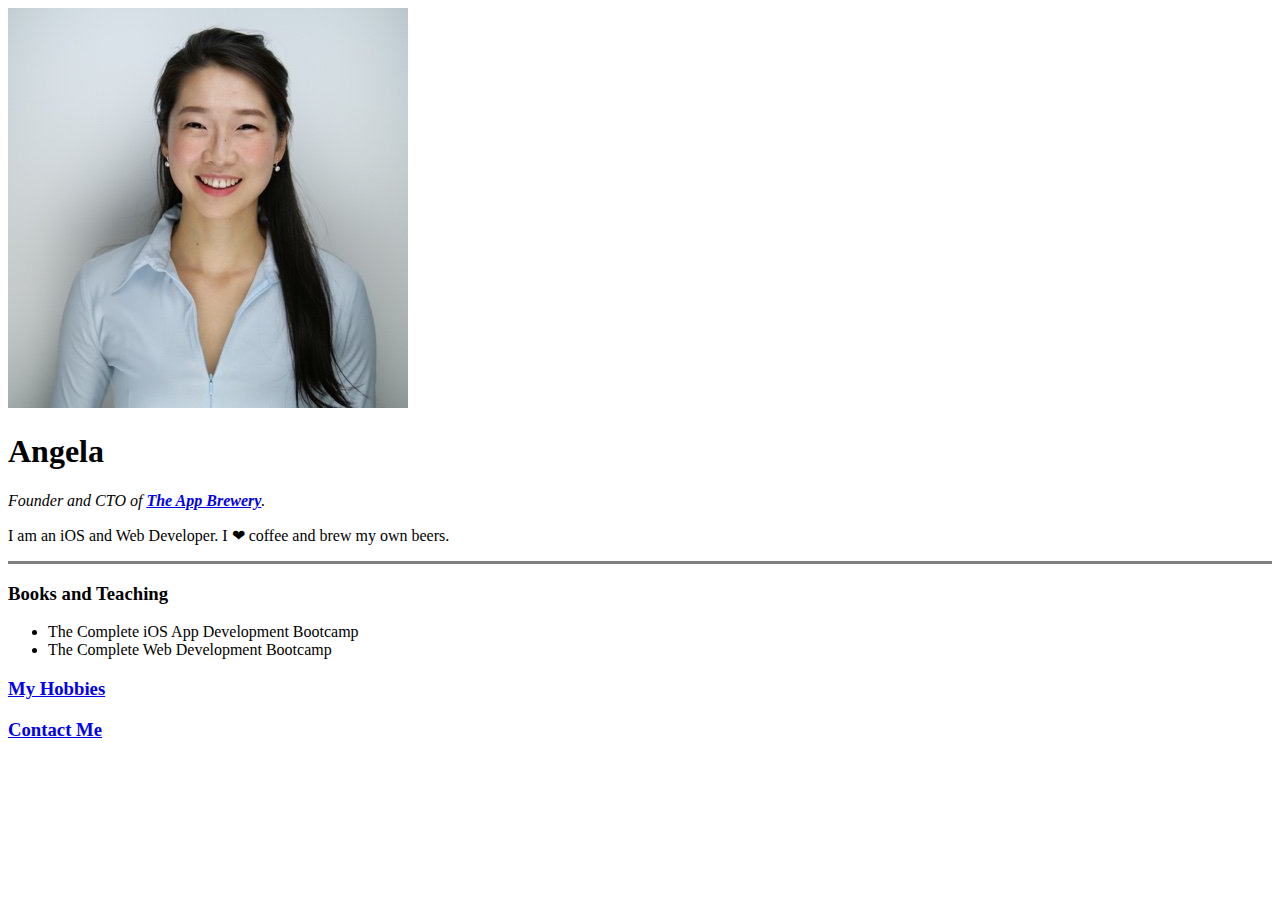
<file: Day 41 - HTML Introduction/day-41-personal-website/index.html>
<!DOCTYPE html>  <!-- Declare document type, HTML version 5 -->
                 <!-- Browser rends webpage as HTMl 5 file -->
<html>
    <head>  <!-- Holds information about webpage -->
        <meta charset="utf-8">  <!-- CharacterSet (meta element) -->
                                <!-- Meta (associative) data,
                                text encoded using UTF text system -->
        <title>Angela's Personal Site</title>  <!-- Tile of Page -->
    </head>

    <body>

        <img src="images/angela.jpg" alt="Angela Profile Picture">

        <h1>Angela</h1>  <!-- em: emphasis element -->
        <p><em>Founder and CTO of <strong><a href="https://appbrewery.com/">The App Brewery</a></strong>.</em></p>
        <p>I am an iOS and Web Developer. I ❤ coffee and brew my own beers.</p>

        <hr color="gray" size="3" noshade>

        <h3>Books and Teaching</h3>
        <ul>  <!-- All list items enclosed in Unordered List tag -->
            <li>The Complete iOS App Development Bootcamp</li>  <!-- List Item tag encloses each bullet -->
            <li>The Complete Web Development Bootcamp</li>
        </ul>

        <h3><a href="hobbies.html">My Hobbies</a></h3>
        <h3><a href="contact.html">Contact Me</a></h3>

    </body>
</html>
</file>
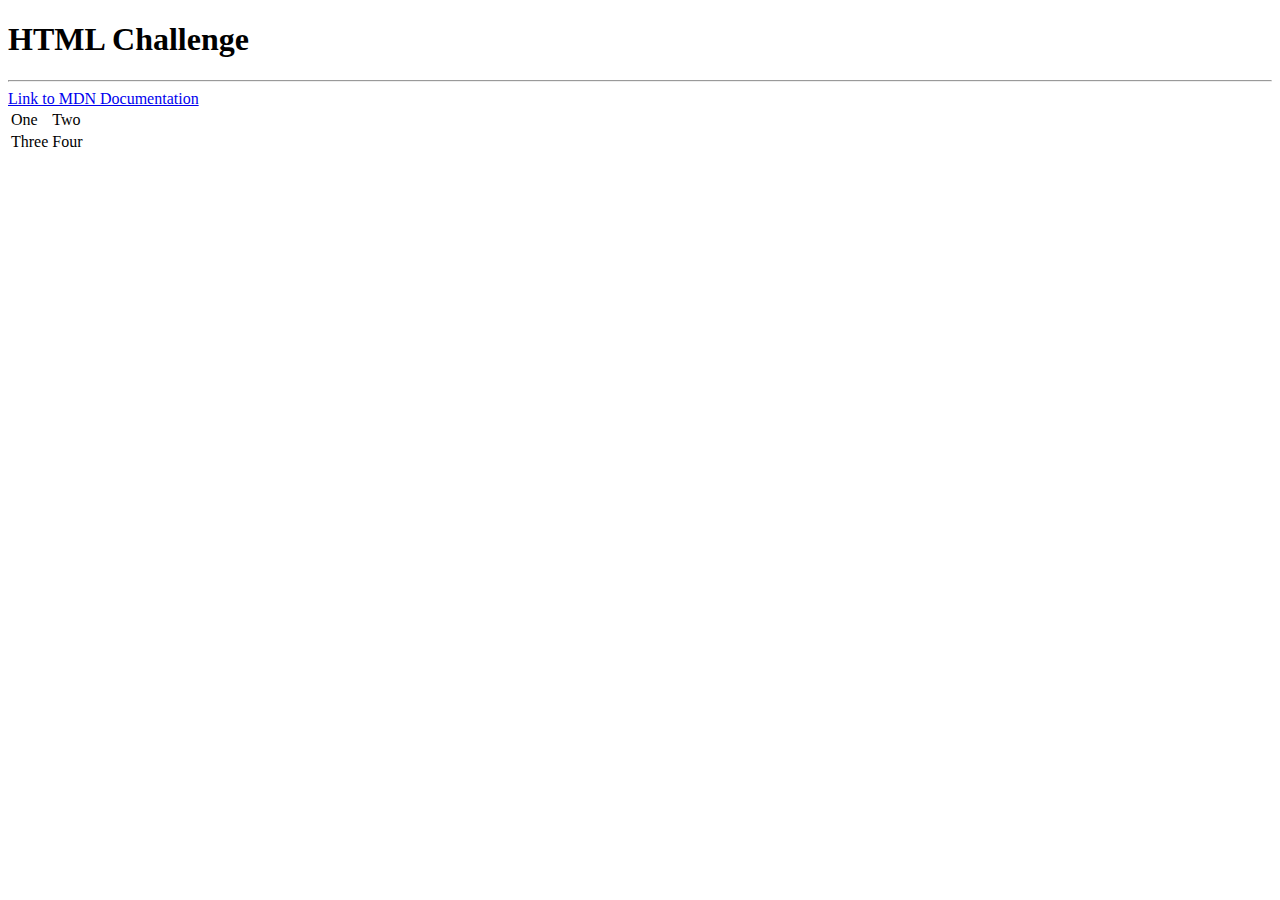
<file: Day 42 - HTML Intermediate/day-42-html-challenge/index.html>
<!DOCTYPE html>
<html lang="en">
    <head>
        <meta charset="UTF-8">
        <title>HTML Challenge</title>
    </head>

    <body>
        <h1>HTML Challenge</h1>
        <hr>
        <a href="https://developer.mozilla.org/en-US/">Link to MDN Documentation</a>
        <table>
            <tr>
                <td>One</td>
                <td>Two</td>
            </tr>
            <tr>
                <td>Three</td>
                <td>Four</td>
            </tr>
        </table>
    </body>
</html>
</file>
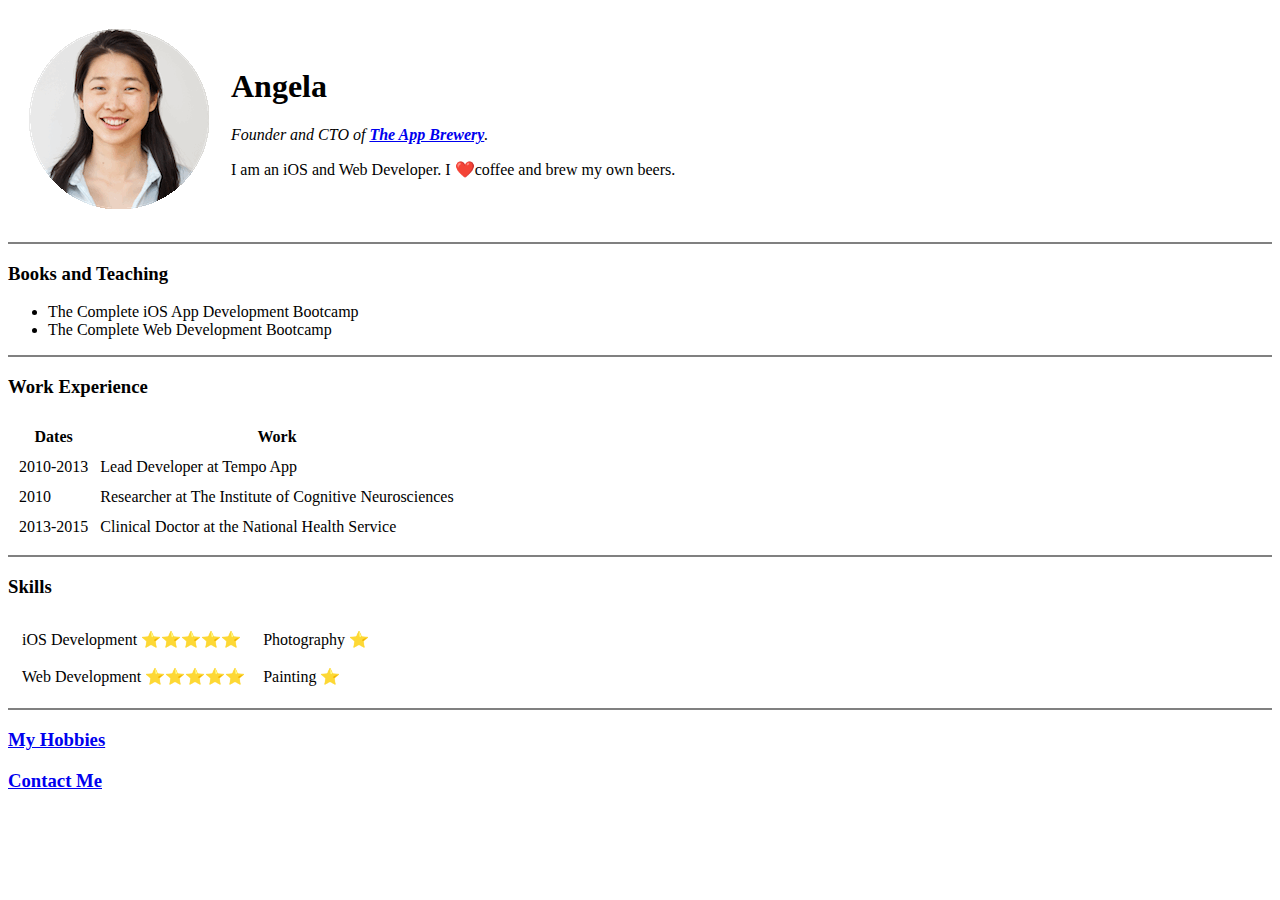
<file: Day 42 - HTML Intermediate/day-42-personal-website-2/index.html>
<!DOCTYPE html>  <!-- Declare document type, HTML version 5 -->
                 <!-- Browser rends webpage as HTMl 5 file -->
<html>
    <head>  <!-- Holds information about webpage -->
        <meta charset="utf-8">  <!-- CharacterSet (meta element) -->
                                <!-- Meta (associative) data,
                                text encoded using UTF text system -->
        <title>Angela's Personal Site</title>  <!-- Tile of Page -->
    </head>

    <body>
        <table cellspacing="20">
            <tr>
                <td><img src="angela.png" alt="Angela Profile Picture"></td>
                <td><h1>Angela</h1>  <!-- em: emphasis element -->
                    <p><em>Founder and CTO of <strong><a href="https://appbrewery.com/">The App Brewery</a></strong>.</em></p>
                    <p>I am an iOS and Web Developer. I ❤️coffee and brew my own beers.</p></td>
            </tr>
        </table>


        <hr color="gray" size="2" noshade>

        <h3>Books and Teaching</h3>
        <ul>  <!-- All list items enclosed in Unordered List tag -->
            <li>The Complete iOS App Development Bootcamp</li>  <!-- List Item tag encloses each bullet -->
            <li>The Complete Web Development Bootcamp</li>
        </ul>

        <hr color="gray" size="2" noshade>
        <h3>Work Experience</h3>

        <table cellspacing="10">
            <thead>  <!-- Table Head -->
                <tr> <!-- First Column -->
                    <th>Dates</th> <!-- Column Name (bolded) -->
                    <th>Work</th>  <!-- Table Header Cell Element -->
                </tr>
            </thead>

            <tbody>
                <tr>  <!-- Table Row: creates a single row -->
                    <td>2010-2013</td>  <!-- Table Cell (Data): creates cell within row -->
                    <td>Lead Developer at Tempo App</td>
                </tr>

                <tr>
                    <td>2010</td>
                    <td>Researcher at The Institute of Cognitive Neurosciences</td>
                </tr>

                <tr>
                    <td>2013-2015</td>
                    <td>Clinical Doctor at the National Health Service</td>
                </tr>
            </tbody>
        </table>

        <hr color="gray" size="2" noshade>
        <h3>Skills</h3>

        <table cellspacing="10">
            <tr> <!-- First Row -->
                <td> <!-- Row 1, Cell 1 (cell is a table) -->
                    <table>
                        <tr>
                            <td>iOS Development</td>
                            <td>⭐⭐⭐⭐⭐</td>
                        </tr>
                    </table>
                </td>

                <td> <!-- Row 1, Cell 2 (cell is a table) -->
                    <table>
                        <tr>
                            <td>Photography</td>
                            <td>⭐</td>
                        </tr>
                    </table>
                </td>
            </tr>

            <tr> <!-- Second Row -->
                <td> <!-- Row 2, Cell 1 (cell is a table) -->
                    <table>
                        <tr>
                            <td>Web Development</td>
                            <td>⭐⭐⭐⭐⭐</td>
                        </tr>
                    </table>
                </td>
                <td> <!-- Row 2, Cell 2 (cell is a table) -->
                    <table>
                        <tr>
                            <td>Painting</td>
                            <td>⭐</td>
                        </tr>
                    </table>
                </td>
            </tr>
        </table>



        <hr color="gray" size="2" noshade>
        <h3><a href="hobbies.html">My Hobbies</a></h3>
        <h3><a href="contact.html">Contact Me</a></h3>

    </body>
</html>
</file>
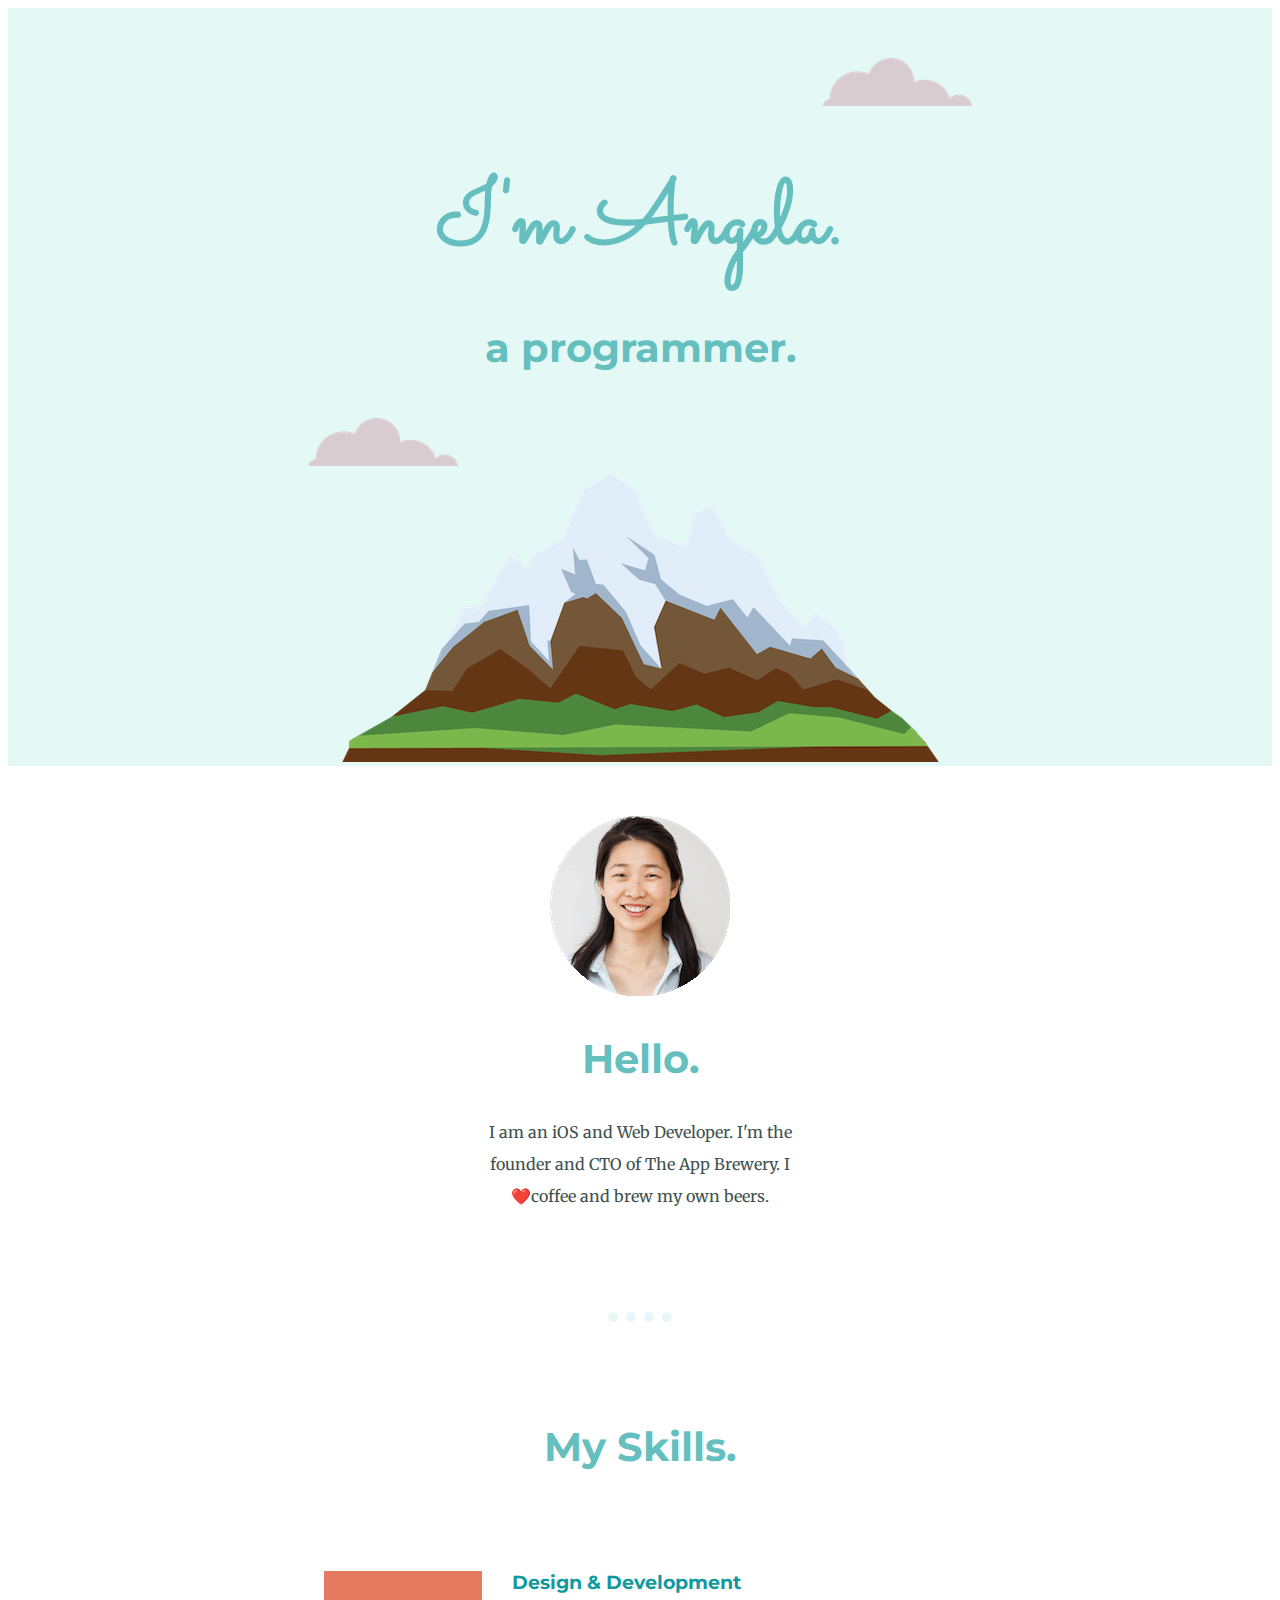
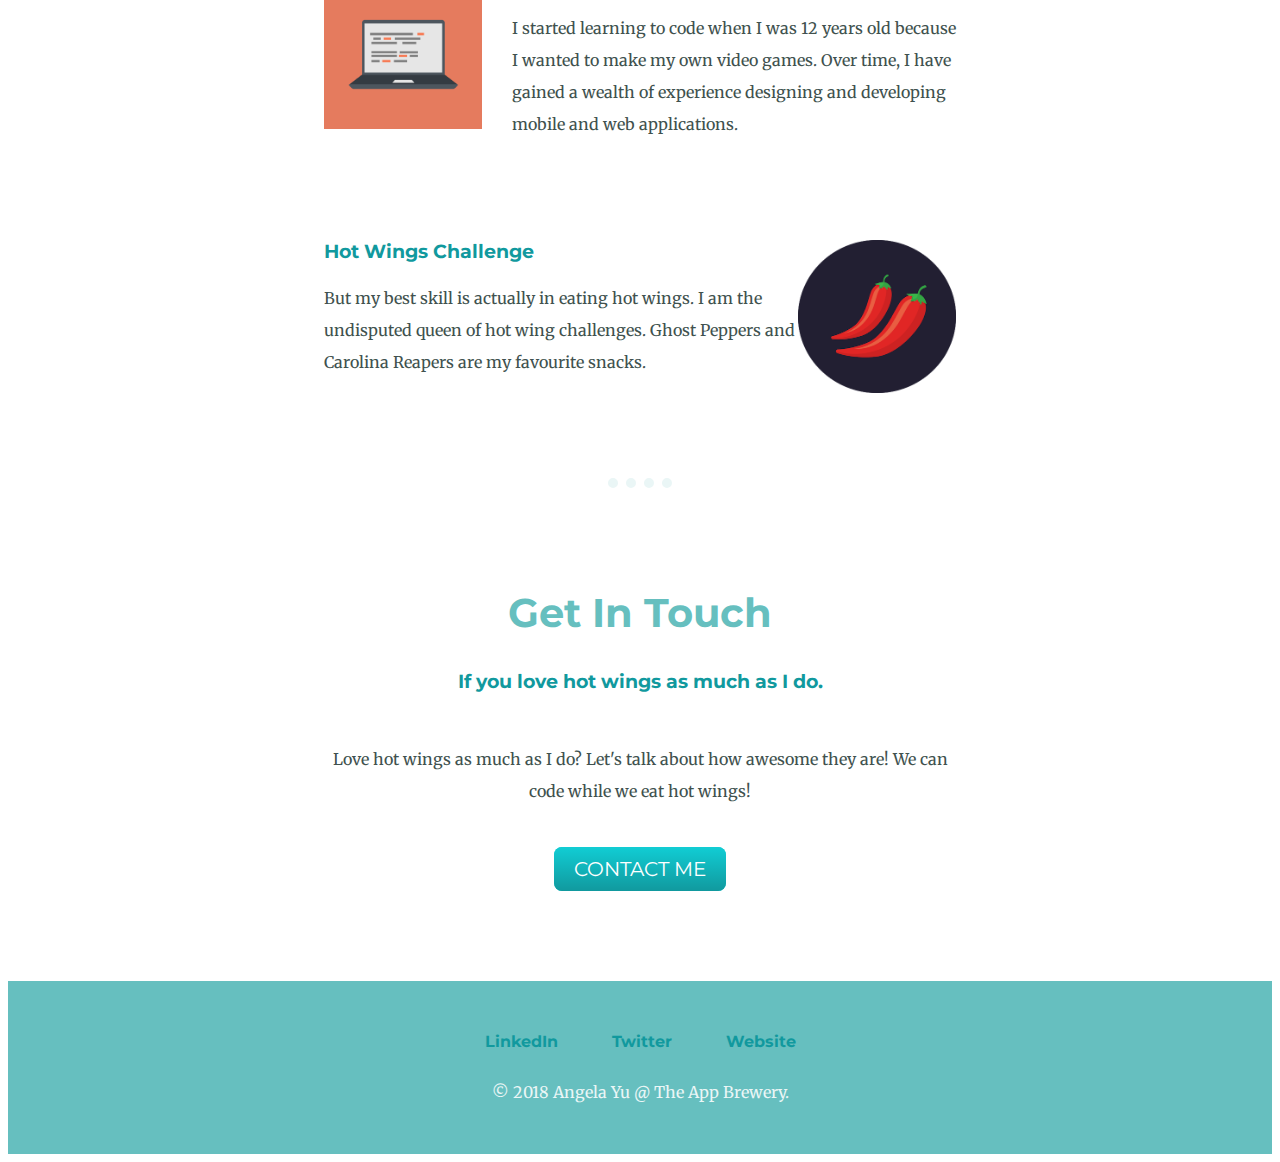
<file: Day 44 - CSS Intermediate/day-44-personal-website-4/index.html>
<!DOCTYPE html>
<html lang="en">

<head>
    <meta charset="UTF-8">
    <title>Angela Yu</title>
    <link rel="stylesheet" href="CSS/styles.css">
    <link rel="icon" href="images/favicon.ico">
    <link rel="preconnect" href="https://fonts.googleapis.com"><link rel="preconnect" href="https://fonts.gstatic.com"
                                                                     crossorigin><link href="https://fonts.googleapis.com/css2?family=Merriweather&family=Montserrat&family=Sacramento&display=swap" rel="stylesheet">
</head>

<body>
    <div class="top-container">
        <img class="top-cloud" src="images/cloud.png" alt="cloud-img">
        <h1>I'm Angela.</h1>
        <h2>a <span class="pro">pro</span>grammer.</h2>
        <img class="bottom-cloud" src="images/cloud.png" alt="cloud-img">
        <img src="images/mountain.png" alt="mountain-img">
    </div>

    <div class="middle-container">
      <div class="profile">
        <img class="angela-img" src="images/angela.png" alt="angela-img">
        <h2>Hello.</h2>
        <p class="angela-desc">I am an iOS and Web Developer. I'm the founder and CTO of The App Brewery.
            I ❤️coffee and brew my own beers.</p>
      </div>

      <hr>

      <div class="skills">
        <h2>My Skills.</h2>
        <div class="skill-row">
          <img class="computer-img" src="images/computer.png" alt="computer-img">
          <h3>Design & Development</h3>
          <p>I started learning to code when I was 12 years old because I wanted to make my own video games.
          Over time, I have gained a wealth of experience designing and developing mobile and web applications.</p>
        </div>

        <div class="skill-row">
          <img class="chillies-img" src="images/chillies.png" alt="chillies-img">
          <h3>Hot Wings Challenge</h3>
          <p>But my best skill is actually in eating hot wings. I am the undisputed queen of hot wing challenges.
              Ghost Peppers and Carolina Reapers are my favourite snacks.</p>
        </div>
      </div>

      <hr>

      <div class="contact-me">
        <h2>Get In Touch</h2>
        <h3>If you love hot wings as much as I do.</h3>
        <p class="wings-text">Love hot wings as much as I do? Let's talk about how awesome they are! We can code while we eat hot wings!</p>
        <a class="btn" href="mailto:appbreweryday32@gmail.com">CONTACT ME</a>
      </div>
    </div>

    <div class="bottom-container">
      <a class="footer-link" href="https://uk.linkedin.com/in/angela-yu-963a584b">LinkedIn</a>
      <a class="footer-link" href="https://twitter.com/yu_angela?s=20&t=1tGas4K_OmclgjtYYTxkzg">Twitter</a>
      <a class="footer-link" href="https://www.appbrewery.co/">Website</a>
      <p class="copyright">© 2018 Angela Yu @ The App Brewery.</p>
    </div>

</body>
</html>
</file>
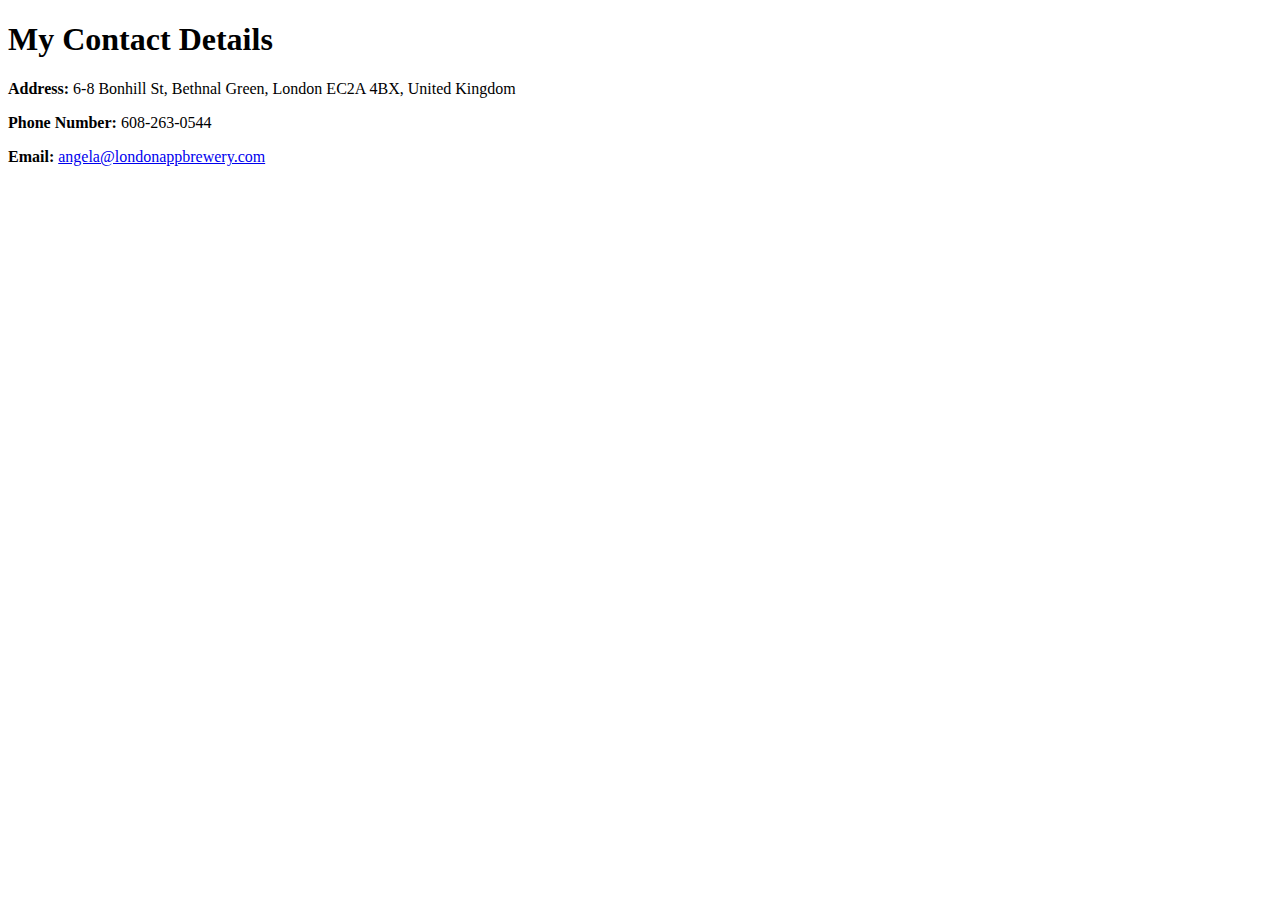
<file: Day 41 - HTML Introduction/day-41-personal-website/contact.html>
<!-- Boilerplate Code -->
<!DOCTYPE html>
<html>
    <head>
        <meta charset="utf-8">
        <title>Contact Me</title>
    </head>

    <body>
    <h1>My Contact Details</h1>
    <p><strong>Address: </strong>6-8 Bonhill St, Bethnal Green, London EC2A 4BX, United Kingdom</p>
    <p><strong>Phone Number: </strong>608-263-0544</p>
    <p><strong>Email: </strong><a href="https://mail.google.com/mail/u/0/#inbox">angela@londonappbrewery.com</a></p>

    </body>
</html>
</file>
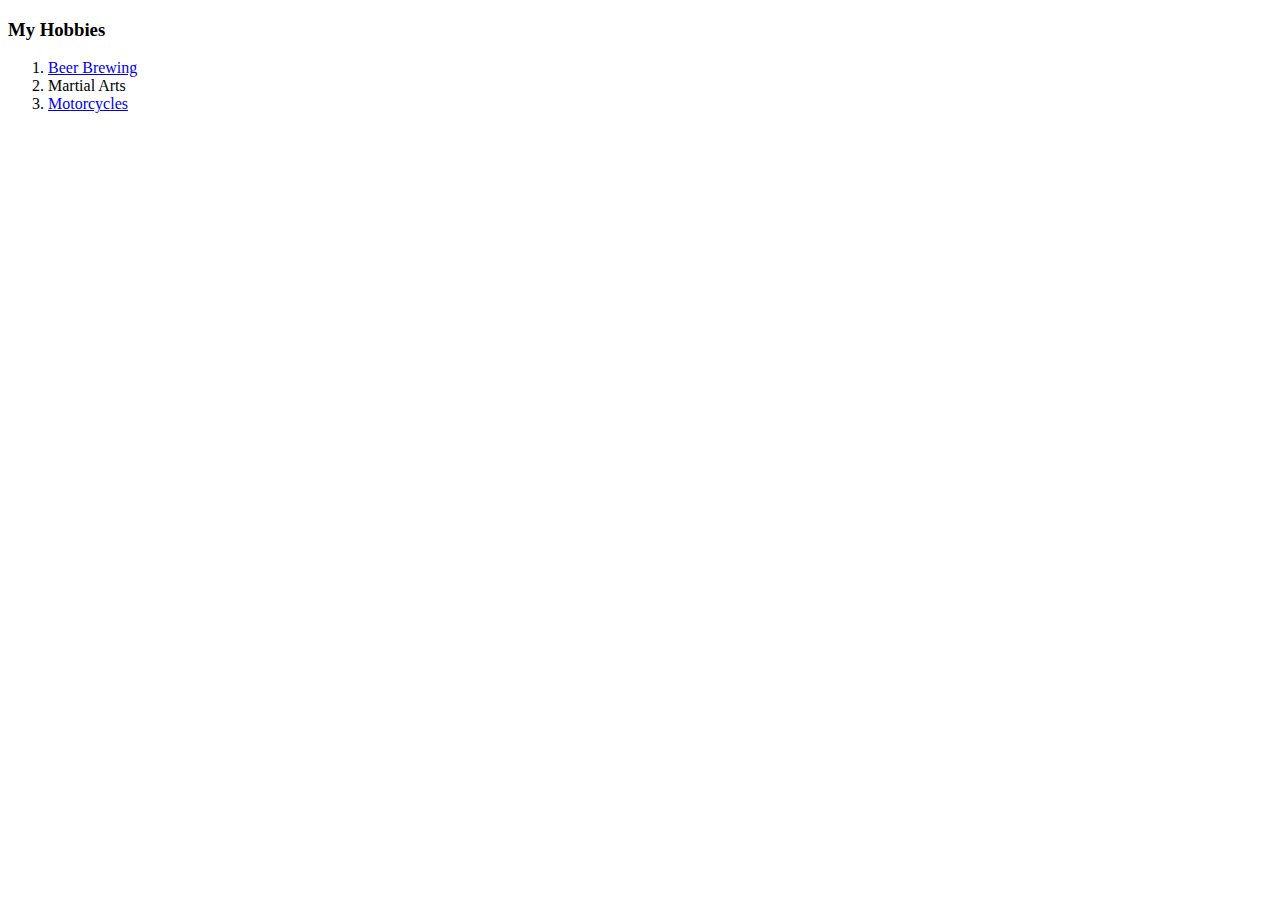
<file: Day 41 - HTML Introduction/day-41-personal-website/hobbies.html>
<!DOCTYPE html>
<html>
    <head>
        <meta charset="utf-8">
        <title>My Hobbies</title>
    </head>

    <body>
    <h3>My Hobbies</h3>
    <ol>  <!-- Ordered List --> <!-- Anchor Tags (hypertext references) -->
        <li><a href="https://youtu.be/4qQrMC0m8Cc">Beer Brewing</a></li>
        <li>Martial Arts</li>
        <li><a href="https://pbs.twimg.com/media/DorZtnHXsAAxt04.jpg">Motorcycles</a></li>
    </ol>

    </body>
</html>
</file>
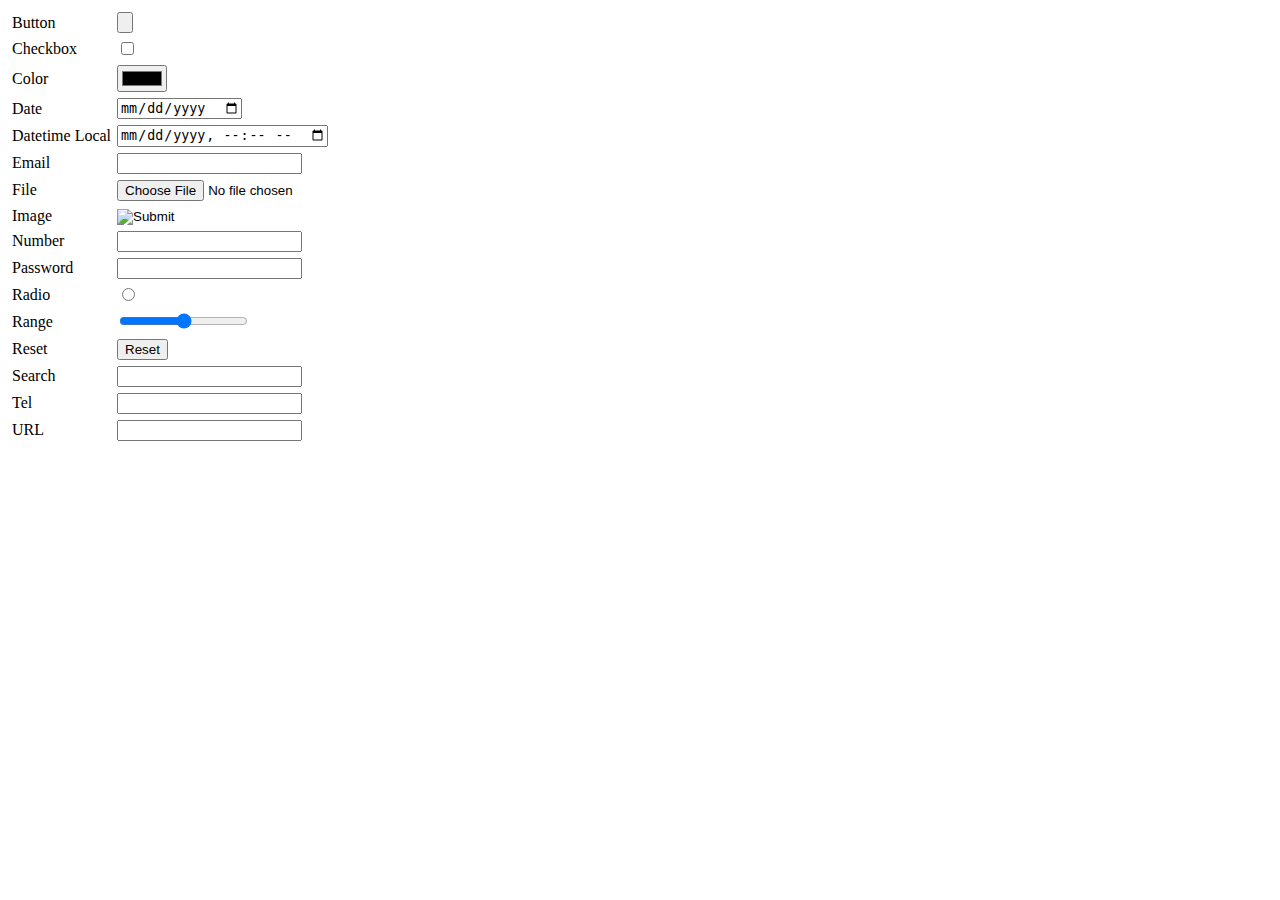
<file: Day 42 - HTML Intermediate/day-42-inputs/inputs.html>
<!DOCTYPE html>
<html>
    <head>
        <meta charset="utf-8">
        <title>Inputs</title>
    </head>

    <body>
        <table cellpadding="2">
            <form>
                <tr>
                    <td><label>Button</label></td>
                    <td><input type="Button"> <br></td>
                </tr>

                <tr>
                    <td><label>Checkbox</label></td>
                    <td><input type="checkbox"> <br></td>
                </tr>

                <tr>
                    <td><label>Color</label></td>
                    <td><input type="color"> <br></td>
                </tr>

                <tr>
                    <td><label>Date</label></td>
                    <td><input type="date"> <br></td>
                </tr>

                <tr>
                    <td><label>Datetime Local</label></td>
                    <td><input type="datetime-local"> <br></td>
                </tr>

                <tr>
                    <td><label>Email</label></td>
                    <td><input type="email"> <br></td>
                </tr>

                <tr>
                    <td><label>File</label></td>
                    <td><input type="file" accept=".pdf"> <br></td>
                </tr>

                <tr>
                    <td><label>Image</label></td>
                    <td><input type="image" src=""> <br></td>
                </tr>

                <tr>
                    <td><label>Number</label></td>
                    <td><input type="number"> <br></td>
                </tr>

                <tr>
                    <td><label>Password</label></td>
                    <td><input type="password"> <br></td>
                </tr>

                <tr>
                    <td><label>Radio</label></td>
                    <td><input type="radio"> <br></td>
                </tr>

                <tr>
                    <td><label>Range</label></td>
                    <td><input type="range"> <br></td>
                </tr>

                <tr>
                    <td><label>Reset</label></td>
                    <td><input type="reset"> <br></td>
                </tr>

                <tr>
                    <td><label>Search</label></td>
                    <td><input type="search"> <br></td>
                </tr>

                <tr>
                    <td><label>Tel</label></td>
                    <td><input type="tel"> <br></td>
                </tr>

                <tr>
                    <td><label>URL</label></td>
                    <td><input type="URL"></td>
                </tr>
            </form>
        </table>
    </body>
</html>
</file>
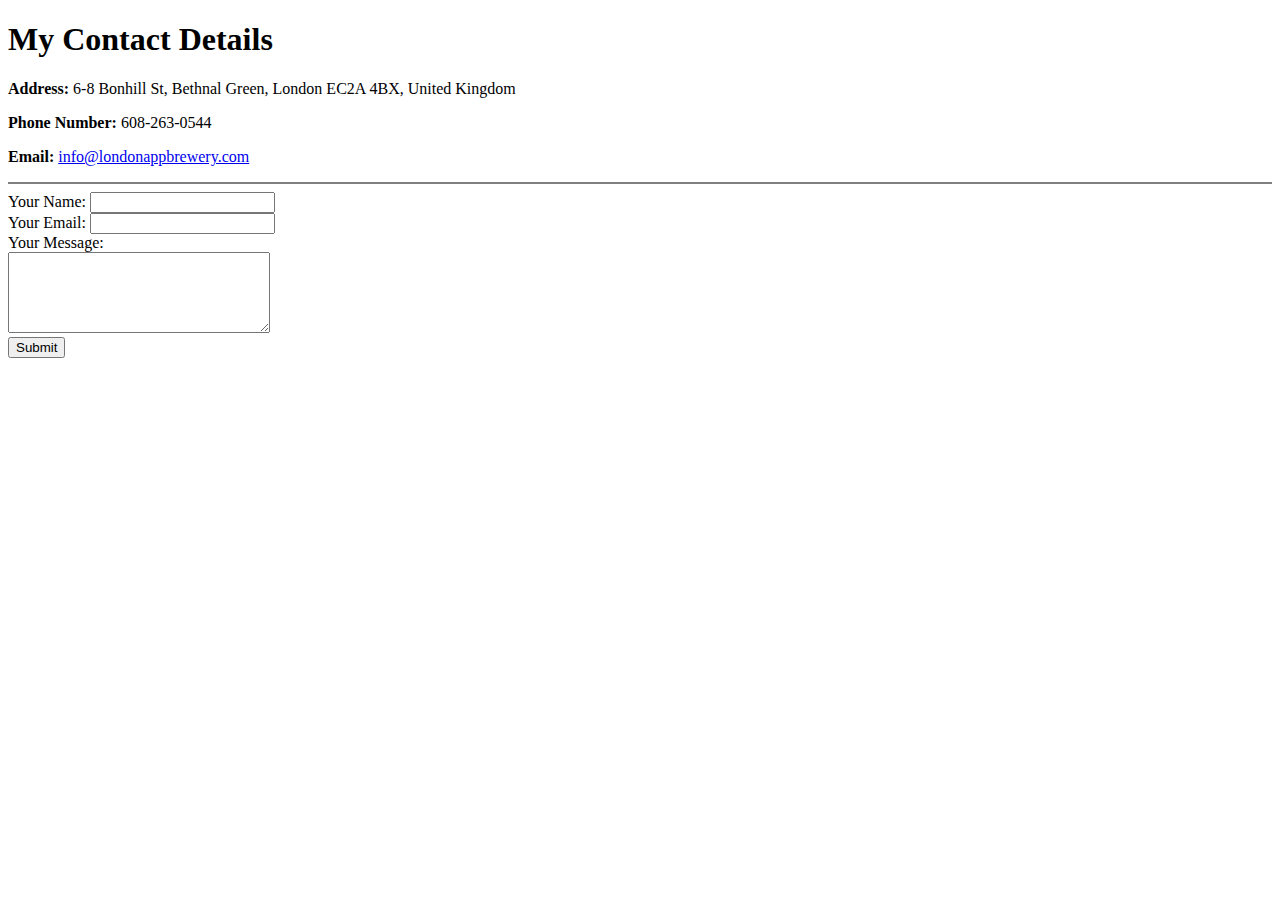
<file: Day 42 - HTML Intermediate/day-42-personal-website-2/contact.html>
<!-- Boilerplate Code -->
<!DOCTYPE html>
<html>
    <head>
        <meta charset="utf-8">
        <title>Contact Me</title>
    </head>

    <body>
        <h1>My Contact Details</h1>
        <p><strong>Address: </strong>6-8 Bonhill St, Bethnal Green, London EC2A 4BX, United Kingdom</p>
        <p><strong>Phone Number: </strong>608-263-0544</p>
        <p><strong>Email: </strong><a href="mailto:info@appbrewery.com">info@londonappbrewery.com</a></p>

        <hr color="gray" size="2">

        <form action="mailto:info@appbrewery.com" method="post" enctype="text/plain">   <!-- Form body underneath -->
            <label>Your Name:</label>  <!-- Place Label Text -->
            <input type="text" name="yourName" value=""> <br>  <!-- Text Field -->

            <label>Your Email:</label>
            <input type="email" name="yourEmail"> <br>

            <label>Your Message:</label> <br>
                               <!-- tall       wide -->
            <textarea name="yourMessage" rows="5" cols="30"></textarea><br>
                                 <!-- opens default mail client -->
            <input type="submit">
        </form>
    </body>
</html>
</file>
<file: Day 44 - CSS Intermediate/day-44-personal-website-4/CSS/styles.css>
/***************** BODY *******************/
body {
    color: #40514E;
    text-align: center;
    font-family: "Merriweather", serif;
}

p {
    line-height: 2;
}

hr {
    border-style: none;
    border-top-style: dotted;
    border-width: 10px;
    width: 5%;
    margin: 100px auto 100px auto;
    color: #EAF6F6;
}

/*************** HEADERS ******************/
h1 {
    color: #66BFBF;
    font-size: 5.625rem;
    margin: 50px auto 0px auto;
    font-family: "Sacramento", cursive;
}

h2 {
    color: #66BFBF;
    font-size: 2.5rem;
    font-weight: bold;
    font-family: "Montserrat", sans-serif;
}

h3 {
    color: #11999E;
    font-family: "Montserrat", sans-serif;
}

/********** TOP CONTAINER ************/
.top-container {
    background-color: #E4F9F5;
    position: relative;
    padding-top: 100px;
}

.top-cloud {
    position: absolute;
    right: 300px;
    top: 50px;
}

.bottom-cloud {
    position: absolute;
    left: 300px;
    bottom: 300px;
}

.programmer {
    font-family: "Montserrat", sans-serif
}

/************ MIDDLE CONTAINER **************/
.middle-container {
    padding-top: 50px;
    padding-bottom: 100px;
}

.angela-desc {
    width: 25%;
    margin: auto auto auto auto;
}

/************ SKILL ROWS **************/
.skill-row {
    width: 50%;
    margin: 100px auto 100px auto;
    text-align: left;
}

.computer-img {
    width: 25%;
    float: left;
    margin-right: 30px;
}

.chillies-img {
    width: 25%;
    float: right;
}

/********** BOTTOM CONTAINER ************/
.bottom-container {
    background-color: #66BFBF;
    padding-top: 50px;
    padding-bottom: 30px;
}

.wings-text {
    width: 50%;
    margin: 50px auto 50px auto;

}

.footer-link {
    color: #11999E;
    font-family: "Montserrat", sans-serif;
    text-decoration: none;
    font-weight: bold;
    margin: auto 25px auto 25px;
}

.footer-link:hover {
    color: #EAF6F6;
}

.copyright {
    color: #EAF6F6;
    font-size: 1rem;
    margin-top: 25px;
}

/********** BUTTON ************/
.btn {
    position: static;

    background: #11cdd4;
    background-image: -webkit-linear-gradient(top, #11cdd4, #11999e);
    background-image: -moz-linear-gradient(top, #11cdd4, #11999e);
    background-image: -ms-linear-gradient(top, #11cdd4, #11999e);
    background-image: -o-linear-gradient(top, #11cdd4, #11999e);
    background-image: linear-gradient(to bottom, #11cdd4, #11999e);
    -webkit-border-radius: 8;
    -moz-border-radius: 8;
    border-radius: 8px;
    font-family: Montserrat;
    color: #ffffff;
    font-size: 20px;
    padding: 10px 20px 10px 20px;
    text-decoration: none;
}

.btn:hover {
    background: #30e3cb;
    background-image: -webkit-linear-gradient(top,  #30e3cb, #2bc4ad);
    background-image: -moz-linear-gradient(top,  #30e3cb, #2bc4ad);
    background-image: -ms-linear-gradient(top,  #30e3cb, #2bc4ad);
    background-image: -o-linear-gradient(top,  #30e3cb, #2bc4ad);
    background-image: linear-gradient(to bottom,  #30e3cb, #2bc4ad);
    text-decoration: none;
}
</file>
